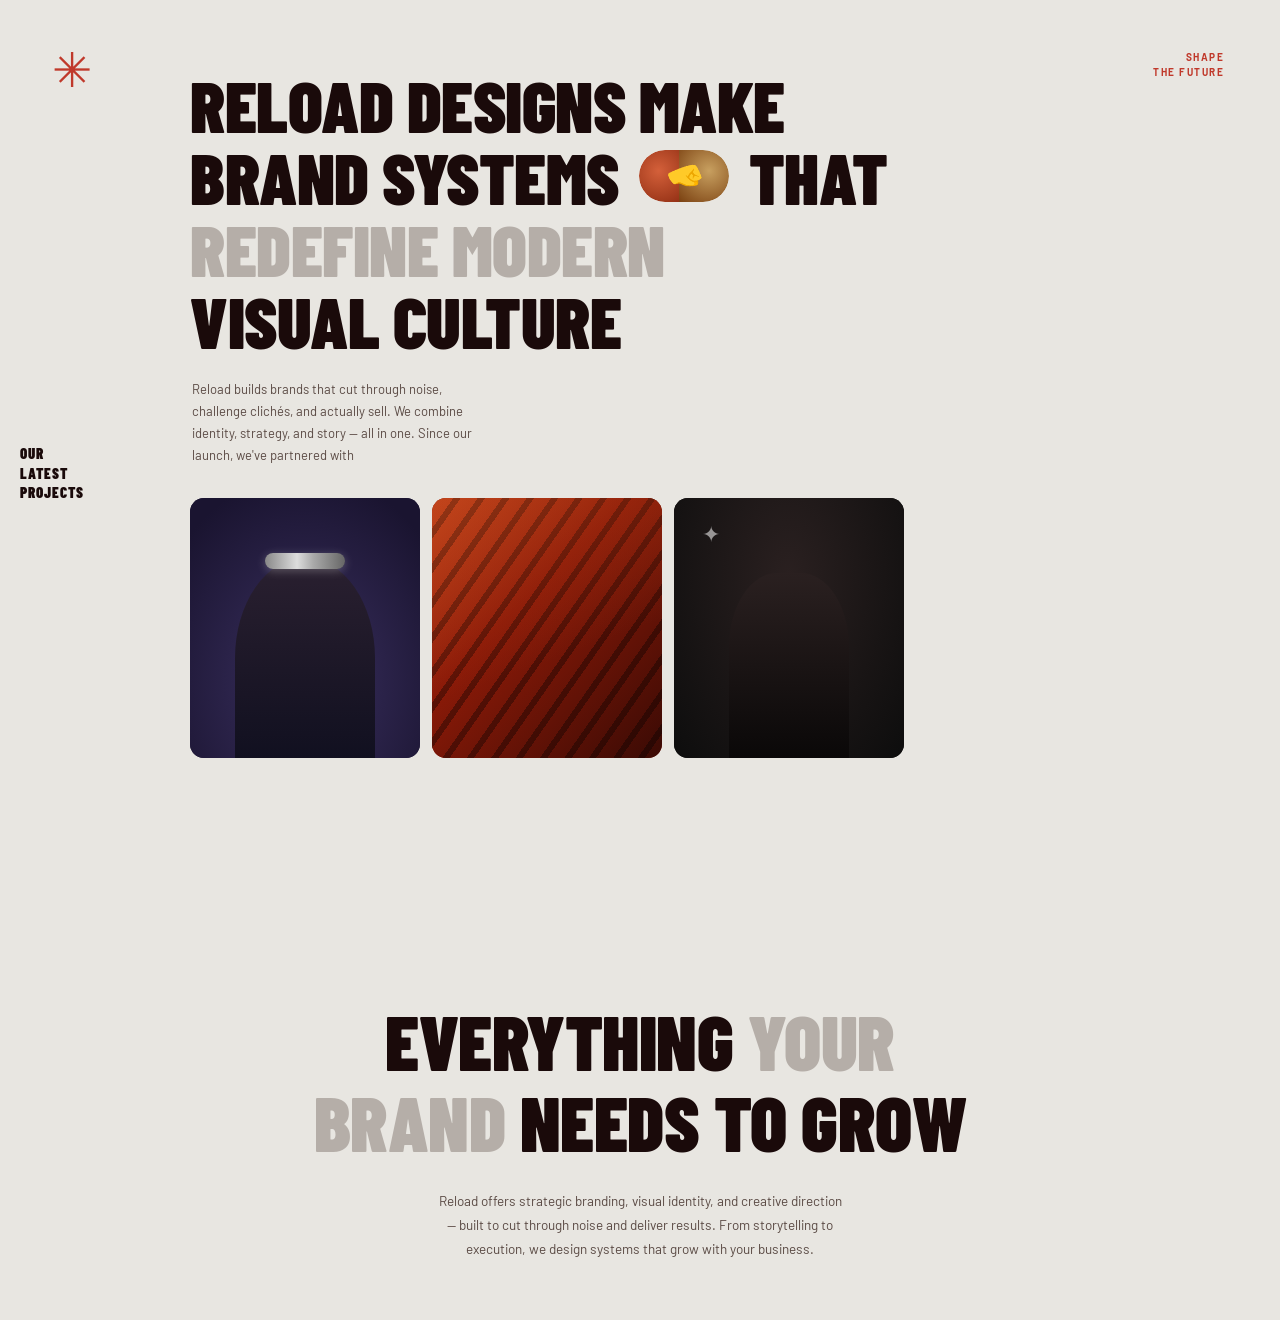
<file: index.html>
<!DOCTYPE html>
<html lang="en">
<head>
  <meta charset="UTF-8" />
  <meta name="viewport" content="width=device-width, initial-scale=1.0"/>
  <title>Reload Designs</title>
  <link rel="stylesheet" href="style.css" />
  <link href="https://fonts.googleapis.com/css2?family=Barlow:ital,wght@0,400;0,500;0,700;0,800;0,900;1,900&family=Barlow+Condensed:wght@700;800;900&display=swap" rel="stylesheet"/>
</head>
<body>

  <!-- ===== SECTION 1 ===== -->
  <section class="section-one">

    <!-- Top-left asterisk -->
    <div class="asterisk">✳</div>

    <!-- Top-right label -->
    <div class="shape-label">SHAPE<br/>THE FUTURE</div>

    <!-- Hero headline block -->
    <div class="hero-block">
      <h1 class="hero-title">
        <span class="line dark">RELOAD DESIGNS MAKE</span>
        <span class="line dark">BRAND SYSTEMS
          <!-- pill image inline -->
          <span class="pill-img">
            <span class="pill-inner">
              <span class="pill-left"></span>
              <span class="pill-right"></span>
              <span class="pill-hand">🤜</span>
            </span>
          </span>
          THAT
        </span>
        <span class="line muted">REDEFINE MODERN</span>
        <span class="line dark">VISUAL CULTURE</span>
      </h1>

      <!-- Sub-paragraph -->
      <p class="hero-para">
        Reload builds brands that cut through noise,<br/>
        challenge clichés, and actually sell. We combine<br/>
        identity, strategy, and story — all in one. Since our<br/>
        launch, we've partnered with
      </p>

      <!-- Three photos -->
      <div class="photos-row">
        <div class="photo photo-1">
          <div class="photo-overlay photo-overlay-1"></div>
        </div>
        <div class="photo photo-2">
          <div class="photo-overlay photo-overlay-2"></div>
        </div>
        <div class="photo photo-3">
          <div class="photo-overlay photo-overlay-3"></div>
        </div>
      </div>
    </div>

    <!-- Left vertical label -->
    <div class="side-label">
      <span>OUR</span>
      <span>LATEST</span>
      <span>PROJECTS</span>
    </div>

  </section>

  <!-- ===== DIVIDER ===== -->
  <div class="section-gap"></div>

  <!-- ===== SECTION 2 ===== -->
  <section class="section-two">

    <h2 class="section-two-title">
      <span class="s2-dark">EVERYTHING </span><span class="s2-muted">YOUR</span><br/>
      <span class="s2-muted">BRAND </span><span class="s2-dark">NEEDS TO GROW</span>
    </h2>

    <p class="section-two-para">
      Reload offers strategic branding, visual identity, and creative direction<br/>
      — built to cut through noise and deliver results. From storytelling to<br/>
      execution, we design systems that grow with your business.
    </p>

  </section>

</body>
</html>
</file>
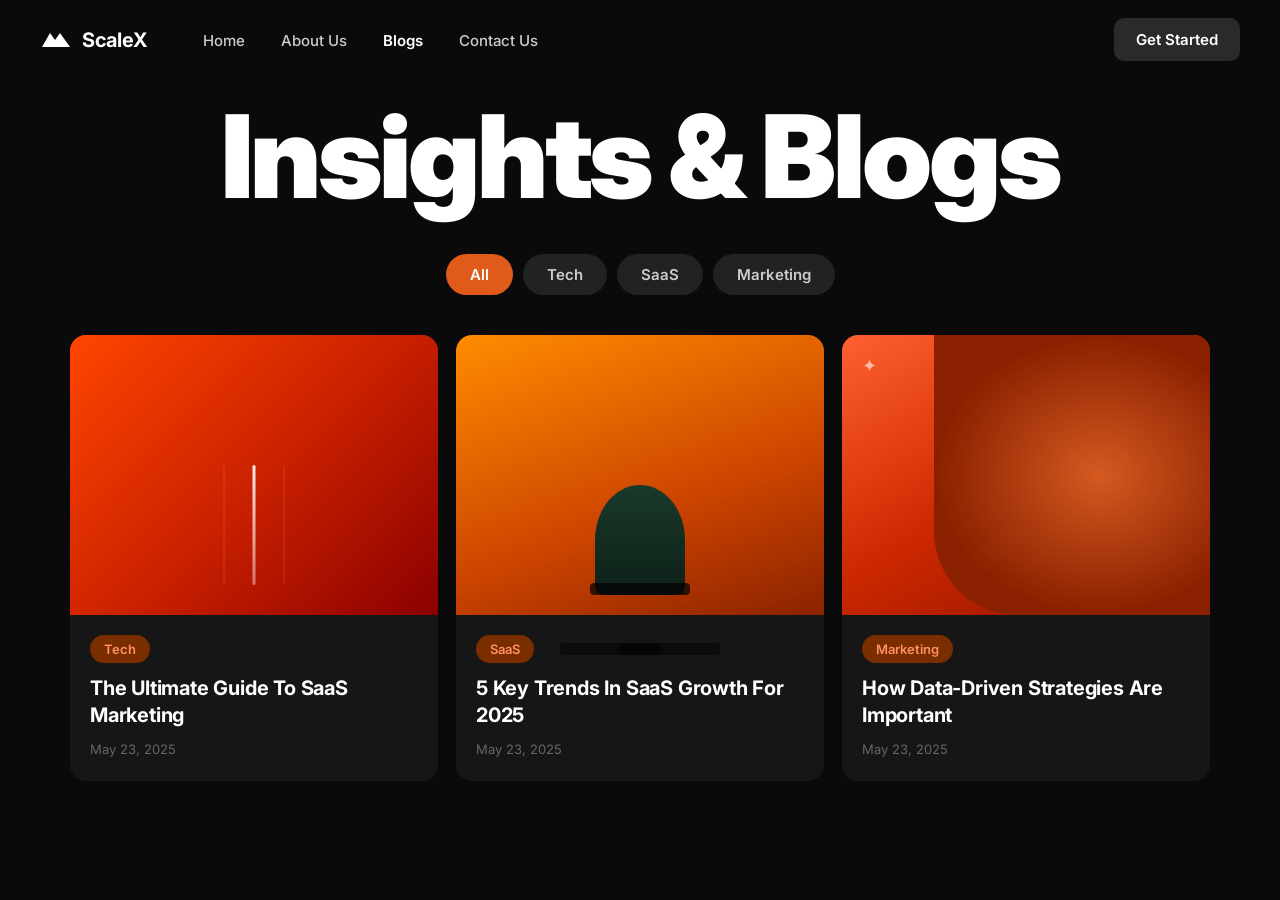
<file: .vscode/index.html>
<!DOCTYPE html>
<html lang="en">
<head>
  <meta charset="UTF-8" />
  <meta name="viewport" content="width=device-width, initial-scale=1.0"/>
  <title>ScaleX — Insights & Blogs</title>
  <link rel="stylesheet" href="style.css" />
  <link href="https://fonts.googleapis.com/css2?family=Inter:wght@400;500;600;700;800;900&display=swap" rel="stylesheet"/>
</head>
<body>

  <nav class="navbar">
    <div class="nav-left">
      <div class="logo">
        <svg class="logo-icon" width="32" height="26" viewBox="0 0 32 26" fill="none">
          <path d="M2 20L10 6L15 13L20 6L30 20H2Z" fill="white"/>
        </svg>
        <span class="logo-text">ScaleX</span>
      </div>
      <ul class="nav-links">
        <li><a href="#">Home</a></li>
        <li><a href="#">About Us</a></li>
        <li><a href="#" class="nav-active">Blogs</a></li>
        <li><a href="#">Contact Us</a></li>
      </ul>
    </div>
    <button class="btn-started">Get Started</button>
  </nav>

  <main class="main">

    <h1 class="hero-heading">Insights & Blogs</h1>

    <div class="filter-row">
      <button class="filter-btn filter-active">All</button>
      <button class="filter-btn">Tech</button>
      <button class="filter-btn">SaaS</button>
      <button class="filter-btn">Marketing</button>
    </div>

    <div class="cards-row">

      <div class="card">
        <div class="card-img card-img-1"></div>
        <div class="card-body">
          <span class="tag tag-tech">Tech</span>
          <h3 class="card-title">The Ultimate Guide To SaaS Marketing</h3>
          <p class="card-date">May 23, 2025</p>
        </div>
      </div>

      <div class="card">
        <div class="card-img card-img-2"></div>
        <div class="card-body">
          <span class="tag tag-saas">SaaS</span>
          <h3 class="card-title">5 Key Trends In SaaS Growth For 2025</h3>
          <p class="card-date">May 23, 2025</p>
        </div>
      </div>

      <div class="card">
        <div class="card-img card-img-3"></div>
        <div class="card-body">
          <span class="tag tag-marketing">Marketing</span>
          <h3 class="card-title">How Data-Driven Strategies Are Important</h3>
          <p class="card-date">May 23, 2025</p>
        </div>
      </div>

    </div>

  </main>

</body>
</html>
</file>
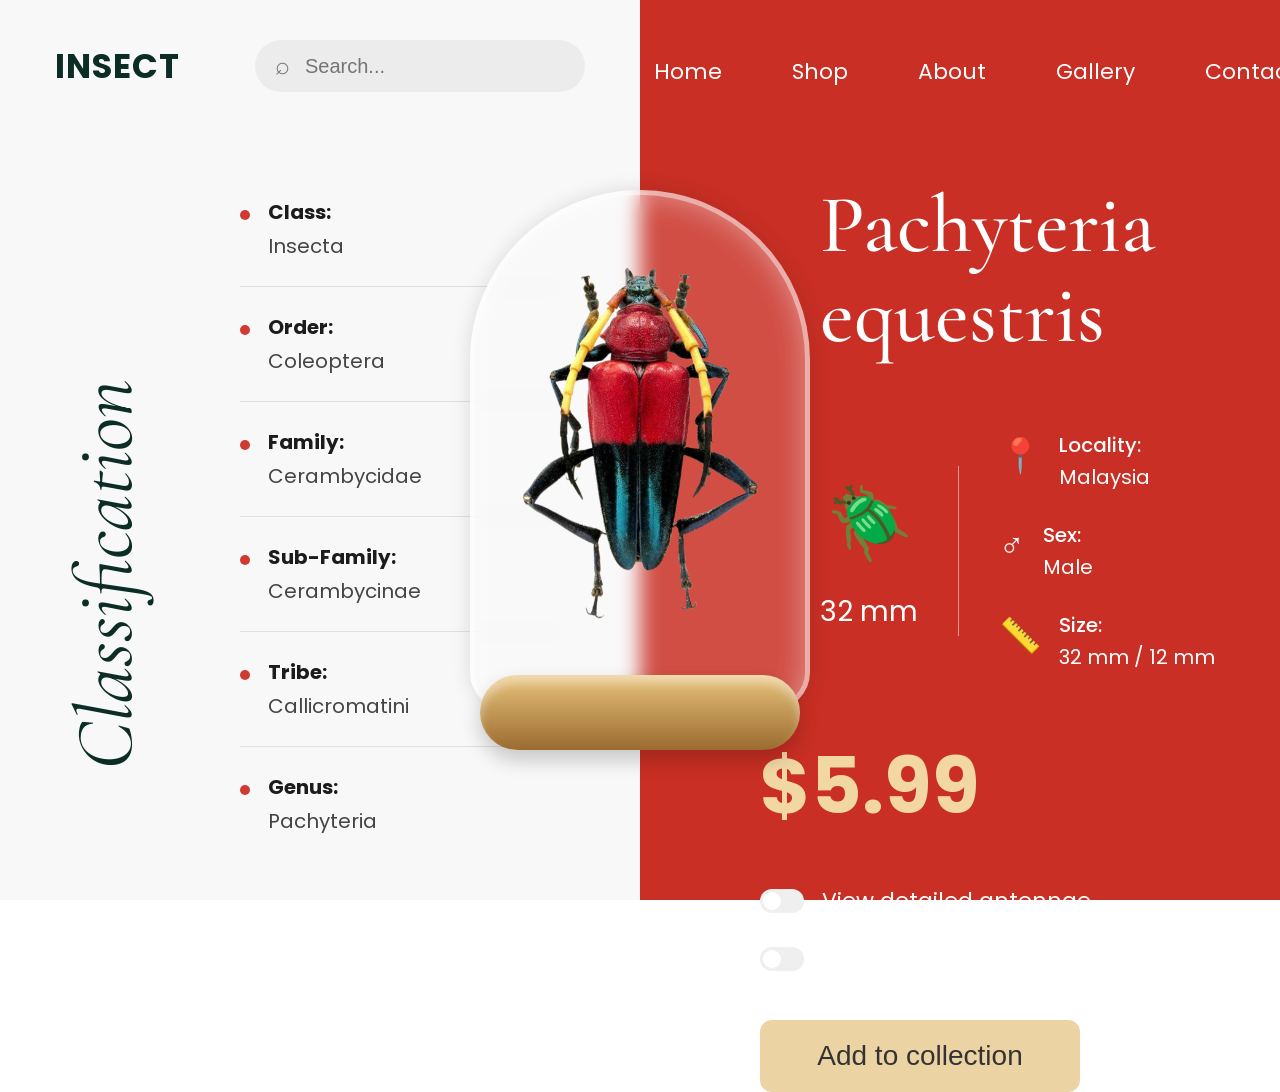
<file: .vscode/index1.html>
<!DOCTYPE html>
<html lang="en">
<head>
  <meta charset="UTF-8" />
  <meta name="viewport" content="width=device-width, initial-scale=1.0"/>
  <title>Insect Showcase</title>

  <!-- Google Fonts -->
  <link rel="preconnect" href="https://fonts.googleapis.com">
  <link rel="preconnect" href="https://fonts.gstatic.com" crossorigin>
  <link href="https://fonts.googleapis.com/css2?family=Poppins:wght@300;400;500;600&family=Cormorant+Garamond:wght@400;500;600&display=swap" rel="stylesheet">

  <!-- External CSS -->
  <link rel="stylesheet" href="style1.css">
</head>
<body>

  <div class="container">

    <!-- LEFT SIDE -->
    <div class="left-section">

      <!-- NAVBAR -->
      <nav class="navbar">

        <div class="logo">
          INSECT
        </div>

        <div class="search-box">
          <span class="search-icon">⌕</span>
          <input type="text" placeholder="Search...">
        </div>

      </nav>

      <!-- LEFT CONTENT -->
      <div class="left-content">

        <div class="vertical-text">
          Classification
        </div>

        <div class="classification-list">

          <div class="item">
            <span class="dot"></span>
            <div>
              <h3>Class:</h3>
              <p>Insecta</p>
            </div>
          </div>

          <div class="line"></div>

          <div class="item">
            <span class="dot"></span>
            <div>
              <h3>Order:</h3>
              <p>Coleoptera</p>
            </div>
          </div>

          <div class="line"></div>

          <div class="item">
            <span class="dot"></span>
            <div>
              <h3>Family:</h3>
              <p>Cerambycidae</p>
            </div>
          </div>

          <div class="line"></div>

          <div class="item">
            <span class="dot"></span>
            <div>
              <h3>Sub-Family:</h3>
              <p>Cerambycinae</p>
            </div>
          </div>

          <div class="line"></div>

          <div class="item">
            <span class="dot"></span>
            <div>
              <h3>Tribe:</h3>
              <p>Callicromatini</p>
            </div>
          </div>

          <div class="line"></div>

          <div class="item">
            <span class="dot"></span>
            <div>
              <h3>Genus:</h3>
              <p>Pachyteria</p>
            </div>
          </div>

        </div>

      </div>

    </div>

    <!-- CENTER INSECT -->
    <div class="center-section">

      <div class="glass-box">

        <div class="glass-top"></div>

        <img
          src="./79d9248559bcbcd4afe15bb4ef817098-removebg-preview.png"
          alt="insect"
          class="insect-image"
        >

        <div class="glass-bottom"></div>

      </div>

    </div>

    <!-- RIGHT SIDE -->
    <div class="right-section">

      <!-- MENU -->
      <div class="menu">
        <a href="#">Home</a>
        <a href="#">Shop</a>
        <a href="#">About</a>
        <a href="#">Gallery</a>
        <a href="#">Contact</a>
      </div>

      <!-- CONTENT -->
      <div class="right-content">

        <h1>
          Pachyteria <br>
          equestris
        </h1>

        <div class="details-area">

          <div class="size-box">
            <div class="bug-icon">🪲</div>
            <p>32 mm</p>
          </div>

          <div class="divider"></div>

          <div class="info-list">

            <div class="info">
              <span>📍</span>
              <div>
                <h4>Locality:</h4>
                <p>Malaysia</p>
              </div>
            </div>

            <div class="info">
              <span>♂</span>
              <div>
                <h4>Sex:</h4>
                <p>Male</p>
              </div>
            </div>

            <div class="info">
              <span>📏</span>
              <div>
                <h4>Size:</h4>
                <p>32 mm / 12 mm</p>
              </div>
            </div>

          </div>

        </div>

        <h2 class="price">$5.99</h2>

        <div class="toggle-group">

          <div class="toggle-row">
            <div class="toggle"></div>
            <p>View detailed antennae</p>
          </div>

          <div class="toggle-row">
            <div class="toggle"></div>
            <p>View underside</p>
          </div>

        </div>

        <button>
          Add to collection
        </button>

      </div>

    </div>

  </div>

</body>
</html>
</file>
<file: style.css>
*, *::before, *::after {
  box-sizing: border-box;
  margin: 0;
  padding: 0;
}

:root {
  --bg: #e8e6e1;
  --dark: #1a0a0a;
  --muted: #b5aea8;
  --red: #c0392b;
  --body-font: 'Barlow', sans-serif;
  --display-font: 'Barlow Condensed', sans-serif;
}

html, body {
  background: var(--bg);
  font-family: var(--body-font);
  color: var(--dark);
  min-height: 100vh;
}



.section-one {
  display: flex;                  
  position: relative;             
  min-height: 100vh;
  padding: 48px 60px 60px 60px;
  align-items: flex-start;
}


.asterisk {
  position: absolute;            
  top: 44px;
  left: 52px;
  font-size: 48px;
  color: var(--red);
  line-height: 1;
  font-style: normal;
  user-select: none;
}


.shape-label {
  position: absolute;             
  top: 50px;
  right: 56px;
  font-size: 10px;
  font-weight: 700;
  letter-spacing: 1.5px;
  color: var(--red);
  text-align: right;
  line-height: 1.5;
  text-transform: uppercase;
}


.hero-block {
  display: flex;                  
  flex-direction: column;
  align-items: flex-start;
  position: relative;             
  margin-left: 130px;
  margin-top: 20px;
  max-width: 860px;
}


.hero-title {
  display: flex;
  flex-direction: column;
  font-family: var(--display-font);
  font-weight: 900;
  font-size: clamp(46px, 5.8vw, 72px);
  line-height: 1.0;
  letter-spacing: -0.5px;
  text-transform: uppercase;
  margin-bottom: 22px;
}

.line {
  display: flex;
  align-items: center;
  gap: 14px;
}

.line.dark  { color: var(--dark); }
.line.muted { color: var(--muted); }


.pill-img {
  display: inline-flex;           
  align-items: center;
  position: relative;             
  vertical-align: middle;
  margin: 0 6px;
}

.pill-inner {
  display: flex;                  
  align-items: center;
  position: relative;
  width: 90px;
  height: 52px;
  border-radius: 60px;
  overflow: hidden;
}

.pill-left {
  position: absolute;             
  left: 0;
  top: 0;
  width: 55%;
  height: 100%;
  background: radial-gradient(circle at 40% 40%, #d4603a 0%, #8b2a10 100%);
  border-radius: 60px 0 0 60px;
}

.pill-right {
  position: absolute;             
  right: 0;
  top: 0;
  width: 55%;
  height: 100%;
  background: radial-gradient(circle at 60% 40%, #c8a060 0%, #7a4010 100%);
  border-radius: 0 60px 60px 0;
}

.pill-hand {
  position: absolute;             
  top: 50%;
  left: 50%;
  transform: translate(-50%, -52%) rotate(-20deg);
  font-size: 28px;
  z-index: 3;
  line-height: 1;
}


.hero-para {
  font-size: 13px;
  font-weight: 400;
  line-height: 1.7;
  color: #5a4a44;
  margin-bottom: 32px;
  margin-left: 2px;
  max-width: 340px;
}


.photos-row {
  display: flex;                  
  gap: 12px;
  align-items: stretch;
  position: relative;            
}

.photo {
  position: relative;            
  border-radius: 14px;
  overflow: hidden;
  flex-shrink: 0;
}

.photo-1 { width: 230px; height: 260px; }
.photo-2 { width: 230px; height: 260px; }
.photo-3 { width: 230px; height: 260px; }


.photo-1 {
  background: #2a2440;
}
.photo-1::before {
  content: '';
  position: absolute;             
  inset: 0;
  background:
    radial-gradient(ellipse 70% 80% at 50% 70%, #3a3060 0%, #1a1430 100%);
}

.photo-1::after {
  content: '';
  position: absolute;             
  bottom: 0;
  left: 50%;
  transform: translateX(-50%);
  width: 140px;
  height: 200px;
  background: linear-gradient(180deg, #2a2030 0%, #111020 100%);
  border-radius: 50% 50% 0 0;
}

.photo-overlay-1 {
  position: absolute;         
  top: 55px;
  left: 50%;
  transform: translateX(-50%);
  width: 80px;
  height: 16px;
  background: linear-gradient(90deg, #888 0%, #ddd 40%, #aaa 60%, #666 100%);
  border-radius: 20px;
  box-shadow: 0 2px 10px rgba(255,255,255,0.25);
  z-index: 2;
}


.photo-2 {
  background: #8b2010;
}
.photo-2::before {
  content: '';
  position: absolute;             
  inset: 0;
  background:
    linear-gradient(135deg, #c0401a 0%, #8b1a08 40%, #3a0a04 100%);
}

.photo-2::after {
  content: '';
  position: absolute;             
  inset: 0;
  background: repeating-linear-gradient(
    -55deg,
    transparent 0px,
    transparent 14px,
    rgba(0,0,0,0.35) 14px,
    rgba(0,0,0,0.35) 20px
  );
}

.photo-overlay-2 {
  position: absolute;             
  inset: 0;
  background: linear-gradient(160deg, rgba(200,80,30,0.3) 0%, transparent 60%);
  z-index: 2;
}


.photo-3 {
  background: #181818;
}
.photo-3::before {
  content: '';
  position: absolute;             
  inset: 0;
  background: radial-gradient(ellipse at 50% 30%, #2a2020 0%, #0d0d0d 100%);
}

.photo-3::after {
  content: '✦';
  position: absolute;             
  top: 24px;
  left: 28px;
  font-size: 22px;
  color: rgba(255,255,255,0.55);
  z-index: 3;
  line-height: 1;
}

.photo-overlay-3 {
  position: absolute;            
  bottom: 0;
  left: 50%;
  transform: translateX(-50%);
  width: 120px;
  height: 185px;
  background: linear-gradient(180deg, #2a2020 0%, #0a0808 100%);
  border-radius: 40% 40% 0 0;
  z-index: 2;
}


.side-label {
  position: absolute;             
  left: 20px;
  top: 50%;
  transform: translateY(-10%);
  display: flex;               
  flex-direction: column;
  gap: 0px;
  font-family: var(--display-font);
  font-size: 15px;
  font-weight: 900;
  letter-spacing: 1px;
  color: var(--dark);
  text-transform: uppercase;
  line-height: 1.3;
}



.section-gap {
  height: 60px;
  background: var(--bg);
}



.section-two {
  display: flex;                  
  flex-direction: column;
  align-items: center;
  position: relative;             
  padding: 40px 40px 60px;
  padding-bottom: 60px;
  background: var(--bg);
  text-align: center;
}


.section-two-title {
  font-family: var(--display-font);
  font-weight: 900;
  font-size: clamp(48px, 6vw, 78px);
  line-height: 1.05;
  letter-spacing: -0.5px;
  text-transform: uppercase;
  margin-bottom: 28px;
}

.s2-dark  { color: var(--dark); }
.s2-muted { color: var(--muted); }


.section-two-para {
  font-size: 13.5px;
  font-weight: 400;
  line-height: 1.75;
  color: #5a4a44;
  max-width: 480px;
}
</file>
<file: .vscode/style.css>
*, *::before, *::after {
  box-sizing: border-box;
  margin: 0;
  padding: 0;
}

body {
  background: #0a0a0a;
  font-family: 'Inter', sans-serif;
  color: #fff;
  min-height: 100vh;
}

.navbar {
  display: flex;
  align-items: center;
  justify-content: space-between;
  padding: 18px 40px;
  position: relative;
}

.nav-left {
  display: flex;
  align-items: center;
  gap: 56px;
}

.logo {
  display: flex;
  align-items: center;
  gap: 10px;
}

.logo-icon {
  flex-shrink: 0;
}

.logo-text {
  font-size: 20px;
  font-weight: 700;
  color: #fff;
  letter-spacing: -0.3px;
}

.nav-links {
  display: flex;
  align-items: center;
  gap: 36px;
  list-style: none;
}

.nav-links a {
  font-size: 15px;
  font-weight: 500;
  color: #ccc;
  text-decoration: none;
  transition: color 0.15s;
}

.nav-links a:hover {
  color: #fff;
}

.nav-links a.nav-active {
  color: #fff;
  font-weight: 600;
}

.btn-started {
  background: #2a2a2a;
  color: #fff;
  border: none;
  border-radius: 10px;
  padding: 12px 22px;
  font-size: 15px;
  font-weight: 600;
  cursor: pointer;
  font-family: 'Inter', sans-serif;
  transition: background 0.15s;
}

.btn-started:hover {
  background: #3a3a3a;
}

.main {
  display: flex;
  flex-direction: column;
  align-items: center;
  padding: 20px 40px 60px;
  position: relative;
}

.hero-heading {
  font-size: clamp(72px, 9vw, 128px);
  font-weight: 900;
  color: #fff;
  letter-spacing: -3px;
  line-height: 1.0;
  text-align: center;
  margin-bottom: 40px;
}

.filter-row {
  display: flex;
  align-items: center;
  gap: 10px;
  margin-bottom: 40px;
}

.filter-btn {
  background: #222;
  color: #ccc;
  border: none;
  border-radius: 50px;
  padding: 11px 24px;
  font-size: 15px;
  font-weight: 600;
  cursor: pointer;
  font-family: 'Inter', sans-serif;
  transition: background 0.15s, color 0.15s;
}

.filter-btn:hover {
  background: #333;
  color: #fff;
}

.filter-btn.filter-active {
  background: #e05a1a;
  color: #fff;
}

.cards-row {
  display: flex;
  align-items: flex-start;
  gap: 18px;
  width: 100%;
  max-width: 1140px;
  position: relative;
}

.card {
  display: flex;
  flex-direction: column;
  flex: 1;
  background: #161616;
  border-radius: 16px;
  overflow: hidden;
  position: relative;
}

.card-img {
  width: 100%;
  height: 280px;
  position: relative;
  flex-shrink: 0;
}

.card-img-1 {
  background:
    radial-gradient(ellipse at 30% 40%, #ff6b35 0%, #cc2200 40%, #8b1500 100%);
  position: relative;
}

.card-img-1::before {
  content: '';
  position: absolute;
  inset: 0;
  background:
    linear-gradient(135deg, #ff4500 0%, #cc2200 50%, #8b0000 100%);
}

.card-img-1::after {
  content: '';
  position: absolute;
  bottom: 30px;
  left: 50%;
  transform: translateX(-50%);
  width: 3px;
  height: 120px;
  background: linear-gradient(180deg, rgba(255,255,255,0.9) 0%, rgba(255,255,255,0.4) 100%);
  border-radius: 2px;
  box-shadow:
    -30px 0 0 -1px rgba(255,255,255,0.15),
    30px 0 0 -1px rgba(255,255,255,0.15);
}

.card-img-2 {
  background: linear-gradient(160deg, #ff8c00 0%, #cc4400 60%, #8b2200 100%);
  position: relative;
}

.card-img-2::before {
  content: '';
  position: absolute;
  bottom: 20px;
  left: 50%;
  transform: translateX(-50%);
  width: 90px;
  height: 110px;
  background: linear-gradient(180deg, #1a3a2a 0%, #0d2018 100%);
  border-radius: 50% 50% 8px 8px;
}

.card-img-2::after {
  content: '';
  position: absolute;
  bottom: 20px;
  left: 50%;
  transform: translateX(-50%);
  width: 100px;
  height: 12px;
  background: rgba(0,0,0,0.7);
  border-radius: 4px;
  box-shadow: -30px 60px 0 rgba(0,0,0,0.5), 30px 60px 0 rgba(0,0,0,0.5);
}

.card-img-3 {
  background: linear-gradient(150deg, #ff6030 0%, #cc2800 50%, #8b1000 100%);
  position: relative;
}

.card-img-3::before {
  content: '';
  position: absolute;
  top: 0;
  right: 0;
  width: 75%;
  height: 100%;
  background: radial-gradient(ellipse at 60% 50%, #d45a20 0%, #8b2000 70%);
  border-radius: 0 14px 0 30%;
}

.card-img-3::after {
  content: '✦';
  position: absolute;
  top: 20px;
  left: 20px;
  font-size: 18px;
  color: rgba(255,255,255,0.6);
}

.card-body {
  display: flex;
  flex-direction: column;
  gap: 12px;
  padding: 20px 20px 24px;
  position: relative;
}

.tag {
  display: inline-flex;
  align-items: center;
  padding: 6px 14px;
  border-radius: 50px;
  font-size: 13px;
  font-weight: 600;
  width: fit-content;
}

.tag-tech      { background: #7a2e00; color: #ff9060; }
.tag-saas      { background: #7a2e00; color: #ff9060; }
.tag-marketing { background: #7a2e00; color: #ff9060; }

.card-title {
  font-size: 20px;
  font-weight: 700;
  color: #fff;
  line-height: 1.35;
  letter-spacing: -0.2px;
}

.card-date {
  font-size: 13px;
  font-weight: 400;
  color: #666;
}
</file>
<file: .vscode/style1.css>
/* style.css */

*{
    margin:0;
    padding:0;
    box-sizing:border-box;
}

body{
    font-family:'Poppins', sans-serif;
    background:#ffffff;
    overflow:hidden;
}

.container{
    width:100%;
    height:100vh;
    display:flex;
    position:relative;
}

/* LEFT SIDE */

.left-section{
    width:50%;
    background:#f8f8f8;
    position:relative;
    display:flex;
    flex-direction:column;
}

/* RIGHT SIDE */

.right-section{
    width:50%;
    background:#c92f24;
    position:relative;
    color:white;
    padding-left: 30px;
}

/* NAVBAR */

.navbar{
    width:100%;
    display:flex;
    justify-content:space-between;
    align-items:center;
    padding:40px 55px;
}

.logo{
    font-size:34px;
    font-weight:700;
    letter-spacing:1px;
    color:#0c2c26;
}

.search-box{
    width:330px;
    height:52px;
    background:#ececec;
    border-radius:30px;
    display:flex;
    align-items:center;
    padding:0 20px;
    gap:15px;
}

.search-icon{
    font-size:25px;
    color:#777;
}

.search-box input{
    border:none;
    outline:none;
    background:transparent;
    width:100%;
    font-size:20px;
    color:#555;
}

/* LEFT CONTENT */

.left-content{
    display:flex;
    align-items:center;
    height:100%;
    position:relative;
}

.vertical-text{
    position:absolute;
    left:55px;
    bottom:130px;
    writing-mode:vertical-rl;
    transform:rotate(180deg);
    font-size:82px;
    font-family:'Cormorant Garamond', serif;
    color:#0c2c26;
    font-style:italic;
}

.classification-list{
    margin-left:240px;
    width:320px;
}

.item{
    display:flex;
    gap:18px;
    margin:25px 0;
}

.dot{
    width:10px;
    height:10px;
    background:#cf3b31;
    border-radius:50%;
    margin-top:13px;
}

.item h3{
    font-size:20px;
    color:#1c1c1c;
    margin-bottom:4px;
}

.item p{
    font-size:20px;
    color:#444;
}

.line{
    width:100%;
    height:1px;
    background:#dfdfdf;
}

/* CENTER SECTION */

.center-section{
    position:absolute;
    left:50%;
    top:50%;
    transform:translate(-50%, -50%);
    z-index:10;
}

.glass-box{
    width:340px;
    height:600px;
    position:relative;
    display:flex;
    justify-content:center;
    align-items:center;
}

/* GLASS */

.glass-top{
    position:absolute;
    width:100%;
    height:520px;
    border-radius:180px 180px 40px 40px;
    background:rgba(255,255,255,0.15);
    border:5px solid rgba(255,255,255,0.55);
    backdrop-filter:blur(10px);
    box-shadow:
    inset 0 0 30px rgba(255,255,255,0.4),
    0 0 20px rgba(0,0,0,0.12);
}

.glass-bottom{
    position:absolute;
    bottom:0;
    width:320px;
    height:75px;
    border-radius:50px;
    background:linear-gradient(to bottom,#e8c37c,#9b6b2f);
    box-shadow:
    inset 0 8px 10px rgba(255,255,255,0.4),
    0 10px 20px rgba(0,0,0,0.2);
}

.insect-image{
    position:absolute;
    width:250px;
    z-index:5;
    top:100px;
}

/* RIGHT MENU */

.menu{
    display:flex;
    justify-content:center;
    gap:70px;
    padding-top:55px;
}

.menu a{
    text-decoration:none;
    color:white;
    font-size:22px;
    font-weight:400;
}

/* RIGHT CONTENT */

.right-content{
    position:absolute;
    top:180px;
    left:120px;
}

.right-content h1{
    font-family:'Cormorant Garamond', serif;
    font-size:82px;
    line-height:90px;
    font-weight:500;
    margin-bottom:70px;
    padding-left: 60px;
}

.details-area{
    display:flex;
    align-items:center;
    gap:40px;
    margin-bottom:55px;
}

.size-box{
    text-align:center;
    padding-left: 60px;
}

.bug-icon{
    font-size:70px;
    margin-bottom:15px;
}

.size-box p{
    font-size:28px;
}

.divider{
    width:1px;
    height:170px;
    background:rgba(255,255,255,0.5);
}

.info-list{
    display:flex;
    flex-direction:column;
    gap:28px;
}

.info{
    display:flex;
    gap:18px;
    align-items:flex-start;
}

.info span{
    font-size:34px;
}

.info h4{
    font-size:20px;
    font-weight:500;
}

.info p{
    font-size:20px;
    margin-top:2px;
}

.price{
    font-size:78px;
    color:#f2d7a5;
    margin-bottom:40px;
}

.toggle-group{
    display:flex;
    flex-direction:column;
    gap:25px;
    margin-bottom:45px;
}

.toggle-row{
    display:flex;
    align-items:center;
    gap:18px;
}

.toggle{
    width:44px;
    height:24px;
    background:#efefef;
    border-radius:20px;
    position:relative;
}

.toggle::before{
    content:'';
    width:18px;
    height:18px;
    background:white;
    border-radius:50%;
    position:absolute;
    top:3px;
    left:3px;
}

.toggle-row p{
    font-size:22px;
}

button{
    width:320px;
    height:72px;
    border:none;
    border-radius:12px;
    background:#ecd3a4;
    color:#333;
    font-size:28px;
    cursor:pointer;
    font-weight:500;
}
</file>
